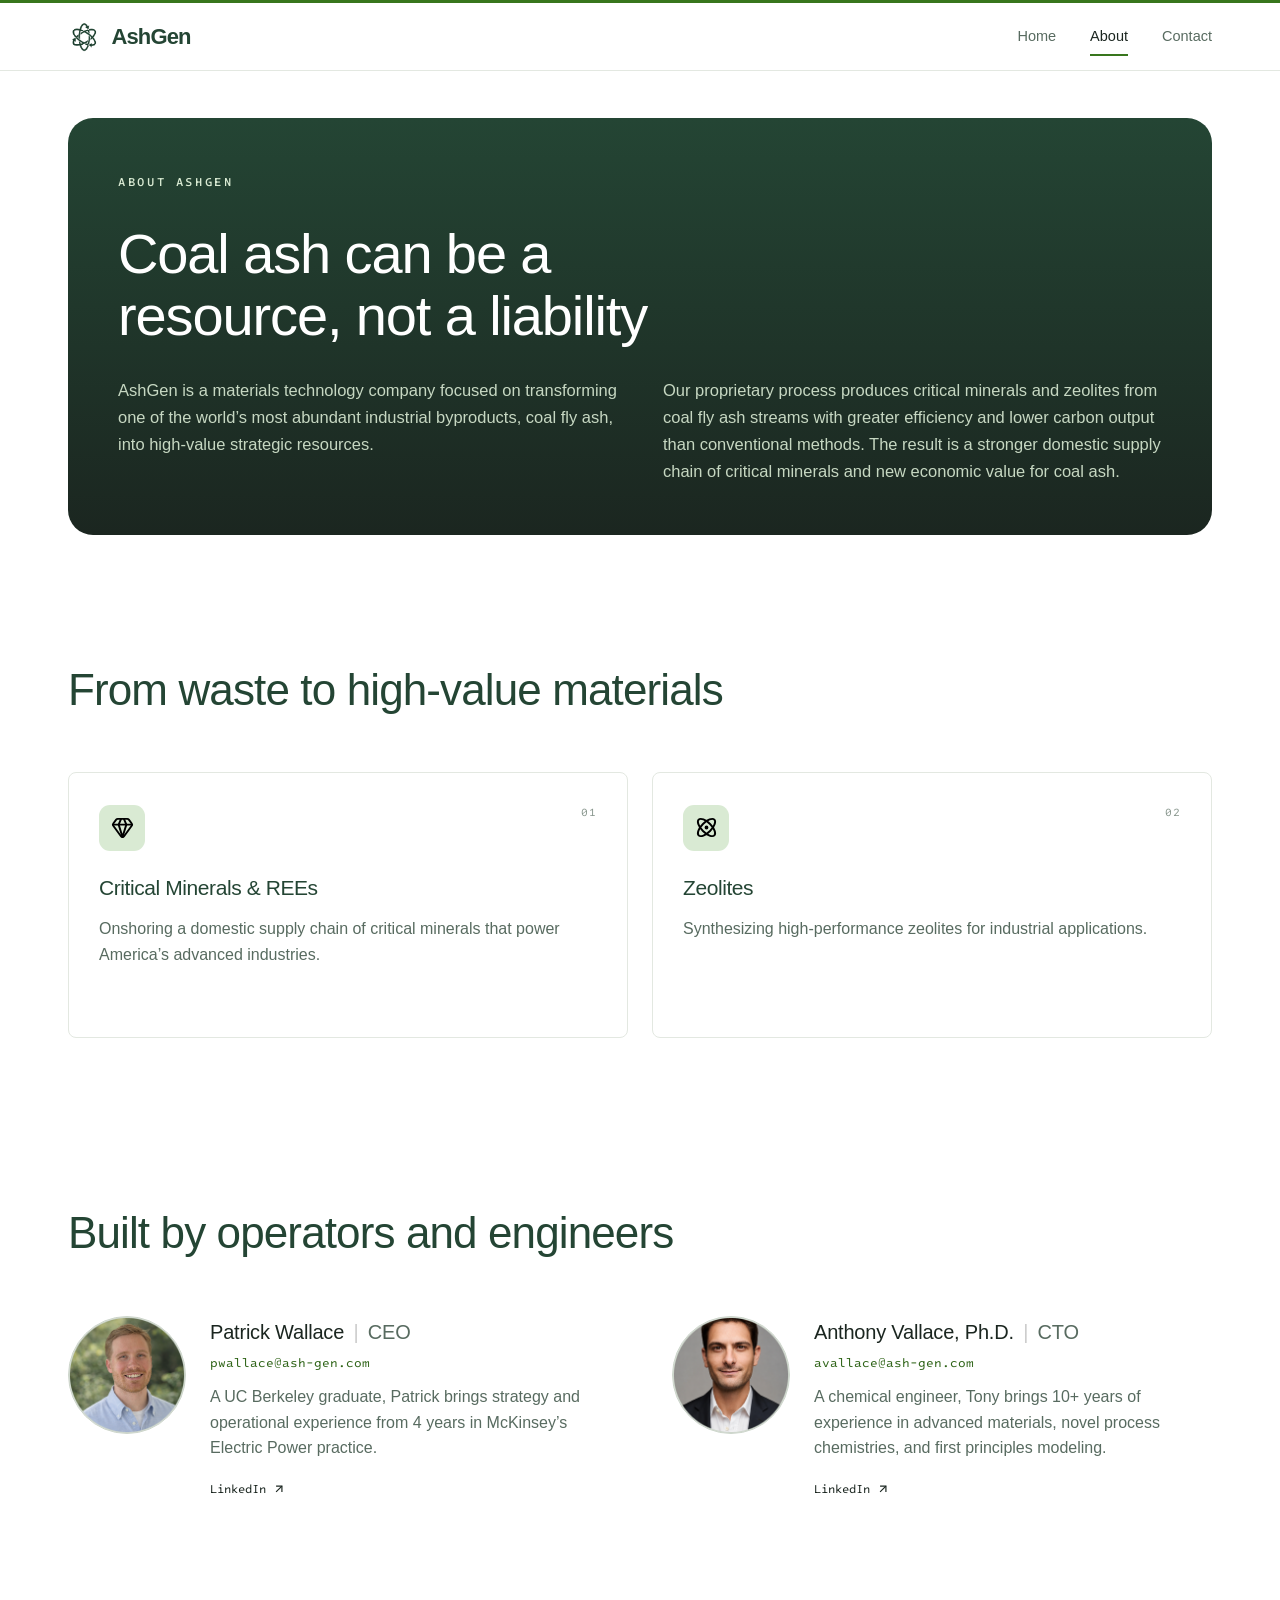
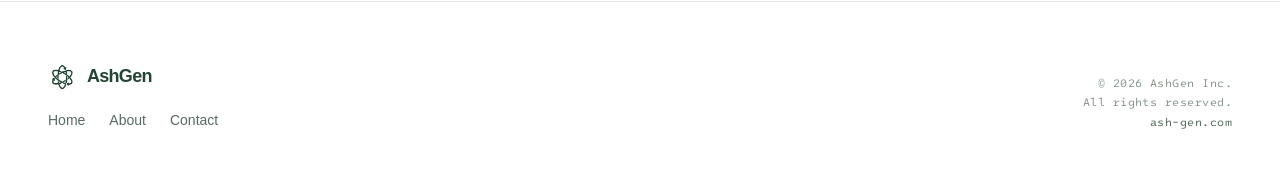
<file: about.html>
<!DOCTYPE html>
<html lang="en">
<head>
  <meta charset="UTF-8" />
  <meta name="viewport" content="width=device-width, initial-scale=1.0"/>
  <title>About — AshGen</title>
  <link rel="stylesheet" href="css/style.css" />
  <link href="https://fonts.googleapis.com/css2?family=Intel+One+Mono:wght@400;500&display=swap" rel="stylesheet" />
</head>
<body>

  <div class="topline"></div>

  <nav>
    <div class="nav-container">
      <a class="nav-logo" href="index.html">
        <img src="images/logo.png" alt="AshGen Logo" />
        AshGen
      </a>
      <div class="nav-links">
        <a href="index.html">Home</a>
        <a href="about.html" class="active">About</a>
        <a href="contact.html">Contact</a>
      </div>
    </div>
  </nav>

  <main>
    <section class="about-hero-section">
      <div class="about-hero-card">
        <span class="panel-tag color-pale">About AshGen</span>
        <h1>Coal ash can be a resource, not a liability</h1>
        
        <div class="about-hero-grid">
          <p class="hero-desc-p">AshGen is a materials technology company focused on transforming one of the world’s most abundant industrial byproducts, coal fly ash, into high-value strategic resources.</p>
          <p class="hero-desc-p">Our proprietary process produces critical minerals and zeolites from coal fly ash streams with greater efficiency and lower carbon output than conventional methods. The result is a stronger domestic supply chain of critical minerals and new economic value for coal ash.</p>
        </div>
      </div>
    </section>

    <section class="value-section">
      <div class="value-container" style="padding: 0;">
        <h2>From waste to high-value materials</h2>
        <div class="value-grid">
          
          <div class="value-card">
            <span class="card-num">01</span>
            <div class="icon-wrap">
              <img src="images/gem.svg" alt="Gem Icon" style="width: 23px; height: 23px;">
            </div>
            <h3>Critical Minerals & REEs</h3>
            <p>Onshoring a domestic supply chain of critical minerals that power America’s advanced industries.</p>
          </div>

          <div class="value-card">
            <span class="card-num">02</span>
            <div class="icon-wrap">
              <img src="images/atom.svg" alt="Atom Icon" style="width: 23px; height: 23px;">
            </div>
            <h3>Zeolites</h3>
            <p>Synthesizing high-performance zeolites for industrial applications.</p>
          </div>

        </div>
      </div>
    </section>

<section class="team-section">
      <h2>Built by operators and engineers</h2>
      <div class="team-container">
        
        <div class="team-card">
          <div class="team-pfp img-patrick"></div>
          <div class="team-info">
            <h3>Patrick Wallace <span class="title-separator">|</span> <span class="role-text">CEO</span></h3>
            <a href="mailto:pwallace@ash-gen.com" class="team-email">pwallace@ash-gen.com</a>
            <p>A UC Berkeley graduate, Patrick brings strategy and operational experience from 4 years in McKinsey’s Electric Power practice.</p>
            <a href="https://www.linkedin.com/in/patrickwallace21" target="_blank" rel="noopener noreferrer" class="linkedin-link">
              <span>LinkedIn</span>
              <svg width="14" height="14" viewBox="0 0 24 24" fill="none" stroke="currentColor" stroke-width="2"><line x1="7" y1="17" x2="17" y2="7"></line><polyline points="7 7 17 7 17 17"></polyline></svg>
            </a>
          </div>
        </div>

        <div class="team-card">
          <div class="team-pfp img-anthony"></div>
          <div class="team-info">
            <h3>Anthony Vallace, Ph.D. <span class="title-separator">|</span> <span class="role-text">CTO</span></h3>
            <a href="mailto:avallace@ash-gen.com" class="team-email">avallace@ash-gen.com</a>
            <p>A chemical engineer, Tony brings 10+ years of experience in advanced materials, novel process chemistries, and first principles modeling.</p>
            <a href="https://www.linkedin.com/in/anthony-vallace/" target="_blank" rel="noopener noreferrer" class="linkedin-link">
              <span>LinkedIn</span>
              <svg width="14" height="14" viewBox="0 0 24 24" fill="none" stroke="currentColor" stroke-width="2"><line x1="7" y1="17" x2="17" y2="7"></line><polyline points="7 7 17 7 17 17"></polyline></svg>
            </a>
          </div>
        </div>

      </div>
    </section>
  </main>

  <footer>
    <div class="footer-wrap">
      <div class="foot-left">
        <div class="foot-brand">
          <img src="images/logo.png" alt="AshGen Logo" />
          <span>AshGen</span>
        </div>
        <div class="foot-links">
          <a href="index.html">Home</a>
          <a href="about.html">About</a>
          <a href="contact.html">Contact</a>
        </div>
      </div>
      <div class="foot-right">
        <p>&copy; 2026 AshGen Inc.<br>All rights reserved.<br><span class="footer-domain">ash-gen.com</span></p>
      </div>
    </div>
  </footer>

</body>
</html>
</file>
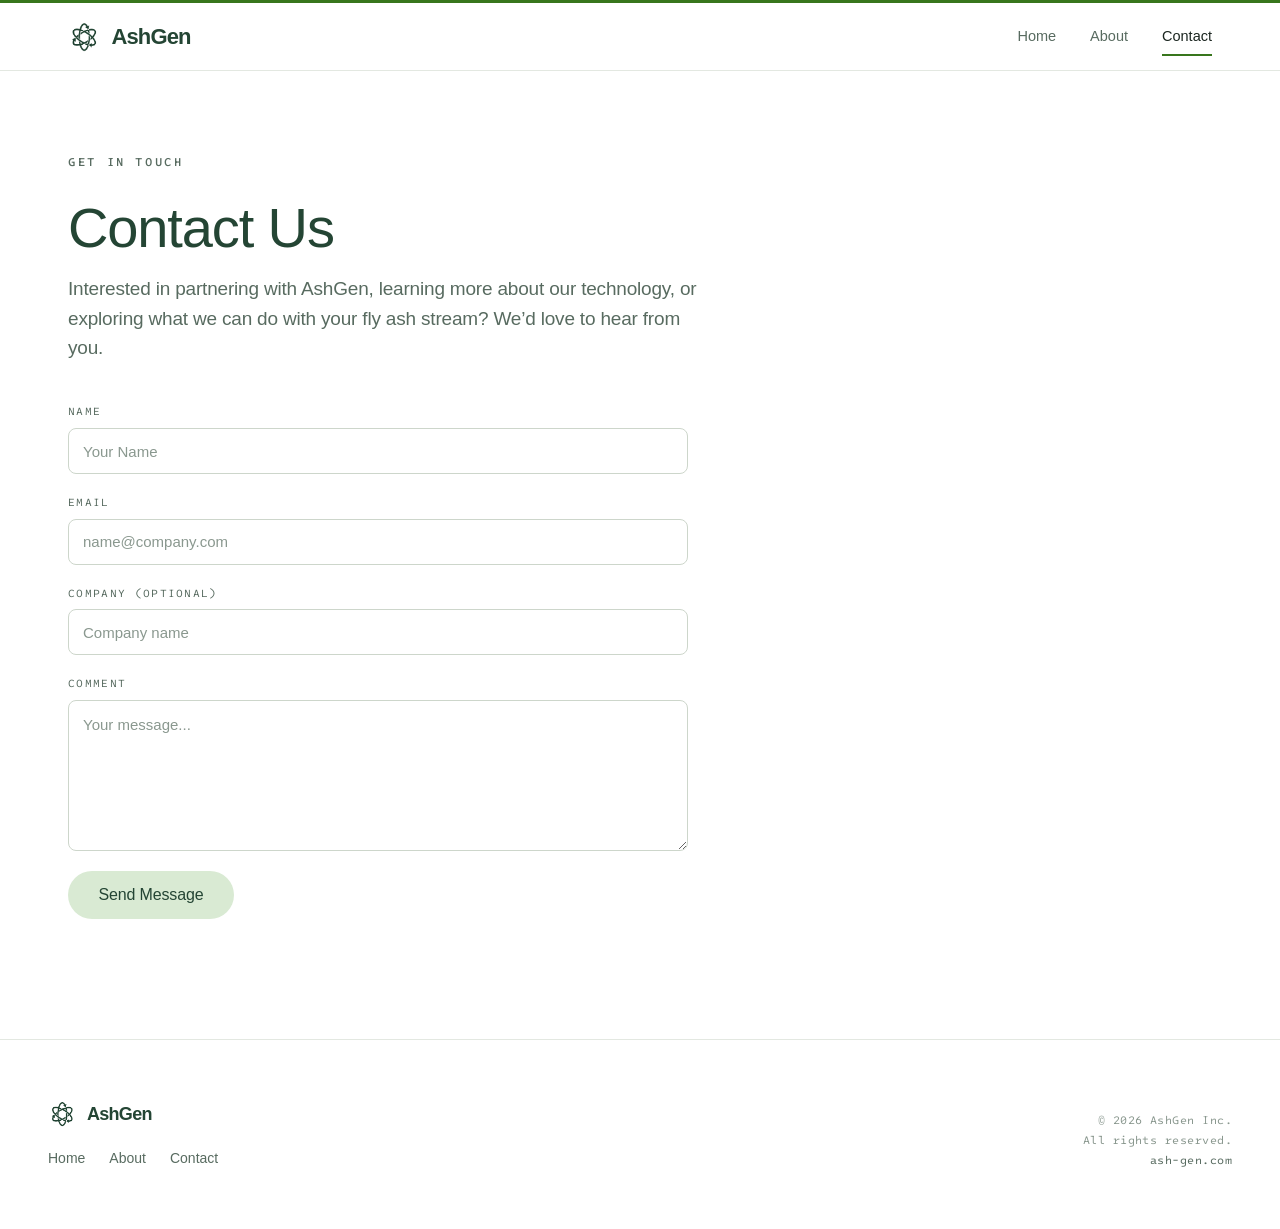
<file: contact.html>
<!DOCTYPE html>
<html lang="en">
<head>
  <meta charset="UTF-8" />
  <meta name="viewport" content="width=device-width, initial-scale=1.0"/>
  <title>Contact — AshGen</title>
  <link rel="stylesheet" href="css/style.css" />
  <link href="https://fonts.googleapis.com/css2?family=Intel+One+Mono:wght@400;500&display=swap" rel="stylesheet" />
</head>
<body>

  <div class="topline"></div>

  <nav>
    <div class="nav-container">
      <a class="nav-logo" href="index.html">
        <img src="images/logo.png" alt="AshGen Logo" />
        AshGen
      </a>
      <div class="nav-links">
        <a href="index.html">Home</a>
        <a href="about.html">About</a>
        <a href="contact.html" class="active">Contact</a>
      </div>
    </div>
  </nav>

  <main>
    <section class="contact-page-section">
      <div class="contact-page-container">
        
        <div class="contact-header">
          <span class="panel-tag">Get in Touch</span>
          <h1>Contact Us</h1>
          <p class="contact-lede">Interested in partnering with AshGen, learning more about our technology, or exploring what we can do with your fly ash stream? We’d love to hear from you.</p>
        </div>

        <form class="contact-page-form" action="https://formspree.io/f/mzdjbeyo" method="POST">
          
          <div class="form-group">
            <label for="name">Name</label>
            <input type="text" id="name" name="name" class="form-ctrl" placeholder="Your Name" required />
          </div>

          <div class="form-group">
            <label for="email">Email</label>
            <input type="email" id="email" name="email" class="form-ctrl" placeholder="name@company.com" required />
          </div>

          <div class="form-group">
            <label for="company">Company (optional)</label>
            <input type="text" id="company" name="company" class="form-ctrl" placeholder="Company name" />
          </div>

          <div class="form-group">
            <label for="message">Comment</label>
            <textarea id="message" name="message" class="form-ctrl form-textarea" placeholder="Your message..." required></textarea>
          </div>

          <div class="form-submit-row">
            <button type="submit" class="btn-pill btn-submit">Send Message</button>
          </div>

        </form>

      </div>
    </section>
  </main>

  <footer>
    <div class="footer-wrap">
      <div class="foot-left">
        <div class="foot-brand">
          <img src="images/logo.png" alt="AshGen Logo" />
          <span>AshGen</span>
        </div>
        <div class="foot-links">
          <a href="index.html">Home</a>
          <a href="about.html">About</a>
          <a href="contact.html">Contact</a>
        </div>
      </div>
      <div class="foot-right">
        <p>&copy; 2026 AshGen Inc.<br>All rights reserved.<br><span class="footer-domain">ash-gen.com</span></p>
      </div>
    </div>
  </footer>

</body>
</html>
</file>
<file: css/style.css>
/* Color Palette and Asset Tokens */
:root {
  --white: #FFFFFF;
  --forest-green: #38761D;
  --everglade: #244534;
  --heavy-metal: #1B2620;
  --corduroy: #586B60;
  --chartreuse: #D9EAD3;
  --gray-nurse: #E3E8E1;
  --tasman: #CDD6CB;
  --mantle: #8A988F;
}

* {
  margin: 0;
  padding: 0;
  box-sizing: border-box;
}

body {
  font-family: -apple-system, BlinkMacSystemFont, "Segoe UI", Roboto, "Helvetica Neue", Arial, sans-serif;
  color: var(--heavy-metal);
  background-color: var(--white);
  line-height: 1.6;
  overflow-x: hidden;
}

/* Figma Top green line */
.topline {
  height: 3px;
  width: 100%;
  background: var(--forest-green);
  position: fixed;
  top: 0;
  left: 0;
  z-index: 101;
}

/* Navigation Framework */
nav {
  position: sticky;
  top: 3px;
  background: rgba(255, 255, 255, 0.85);
  backdrop-filter: blur(8px);
  -webkit-backdrop-filter: blur(8px);
  border-bottom: 1px solid var(--gray-nurse);
  z-index: 100;
  width: 100%;
}

.nav-container {
  max-width: 1240px;
  margin: 0 auto;
  padding: 16px 48px;
  display: flex;
  justify-content: space-between;
  align-items: center;
}

.nav-logo {
  display: flex;
  align-items: center;
  gap: 10px;
  font-weight: 700;
  font-size: 22px;
  color: var(--everglade);
  text-decoration: none;
  letter-spacing: -0.88px;
}

.nav-logo img {
  height: 30px;
  width: auto;
}

.nav-links {
  display: flex;
  gap: 34px;
}

.nav-links a {
  text-decoration: none;
  font-size: 14.5px;
  font-weight: 400;
  color: var(--corduroy);
  padding: 6px 0;
  position: relative;
  transition: color 0.2s;
}

.nav-links a:hover,
.nav-links a.active {
  color: var(--heavy-metal);
}

.nav-links a.active::after {
  content: '';
  position: absolute;
  height: 2px;
  left: 0;
  right: 0;
  bottom: -2px;
  background: var(--forest-green);
}

/* Hero Section */
.hero-bleed {
  width: 100%;
  background: url('../images/hero-bg.png') no-repeat center center/cover;
  background-color: #f0f4f0; /* Fallback fallback background color */
  min-height: 700px;
  display: flex;
  align-items: center;
  padding: 60px 24px;
}

.hero-container {
  max-width: 1240px;
  width: 100%;
  margin: 0 auto;
  padding: 0 24px;
}

.hero-panel {
  background: rgba(255, 255, 255, 0.93);
  border: 1px solid var(--tasman);
  backdrop-filter: blur(4px);
  border-radius: 4px;
  max-width: 620px;
  padding: 40px;
  box-shadow: 0px 1px 0px rgba(22, 22, 26, 0.04), 0px 30px 60px -30px rgba(22, 38, 28, 0.28);
}

.panel-tag {
  font-family: 'Intel One Mono', monospace;
  font-size: 12px;
  font-weight: 500;
  text-transform: uppercase;
  color: var(--corduroy);
  letter-spacing: 2.64px;
  display: inline-block;
  margin-bottom: 16px;
}

.hero-panel h1 {
  font-size: 46px;
  font-weight: 300;
  line-height: 1.15;
  color: var(--everglade);
  letter-spacing: -1.04px;
  margin-bottom: 20px;
}

.hero-panel p {
  font-size: 17px;
  line-height: 1.55;
  color: var(--corduroy);
  letter-spacing: -0.17px;
  margin-bottom: 30px;
}

/* Buttons */
.btn-pill {
  display: inline-block;
  padding: 15px 28px;
  background-color: var(--chartreuse);
  color: var(--everglade);
  text-decoration: none;
  border-radius: 999px;
  font-size: 16px;
  font-weight: 500;
  letter-spacing: -0.16px;
  transition: opacity 0.2s ease, transform 0.2s ease;
}

.btn-pill:hover {
  opacity: 0.9;
  transform: translateY(-1px);
}

/* Data Points Section */
.data-points {
  background: var(--chartreuse);
  border-top: 1px solid var(--gray-nurse);
  border-radius: 0px 0px 25px 25px;
  padding: 60px 48px;
  width: 100%;
}

.data-container {
  max-width: 1240px;
  margin: 0 auto;
  display: grid;
  grid-template-columns: repeat(3, 1fr); /* Changed from 1xl to 1fr */
  gap: 40px;
}

.stat-box {
  display: flex;
  flex-direction: column;
}

.stat-num {
  font-size: 74px;
  font-weight: 300;
  line-height: 1;
  color: var(--everglade);
  letter-spacing: -2.22px;
  margin-bottom: 12px;
}

.stat-label {
  font-size: 15px;
  line-height: 1.45;
  color: var(--corduroy);
  max-width: 210px;
}

/* Value Section */
.value-section {
  padding: 100px 48px;
  max-width: 1240px;
  margin: 0 auto;
  width: 100%;
}

.value-container h2 {
  font-size: 44px;
  font-weight: 300;
  color: var(--everglade);
  letter-spacing: -0.88px;
  margin-bottom: 46px;
}

.value-grid {
  display: grid;
  grid-template-columns: repeat(auto-fit, minmax(300px, 1fr));
  gap: 24px;
}

.value-card {
  background: var(--white);
  border: 1px solid var(--gray-nurse);
  border-radius: 8px;
  padding: 32px 30px;
  position: relative;
  min-height: 266px;
}

.card-num {
  position: absolute;
  top: 30px;
  right: 30px;
  font-family: 'Intel One Mono', monospace;
  font-size: 11px;
  color: var(--mantle);
  letter-spacing: 1.1px;
}

.icon-wrap {
  width: 46px;
  height: 46px;
  background: var(--chartreuse);
  border-radius: 11px;
  display: flex;
  align-items: center;
  justify-content: center;
  margin-bottom: 20px;
}

.value-card h3 {
  font-size: 21px;
  font-weight: 500;
  color: var(--everglade);
  letter-spacing: -0.42px;
  margin-bottom: 12px;
}

.value-card p {
  font-size: 16px;
  line-height: 1.6;
  color: var(--corduroy);
}

/* Process Section */
.process-section {
  padding: 20px 48px 60px 48px;
  max-width: 1240px;
  margin: 0 auto;
  width: 100%;
}

.process-card {
  background: linear-gradient(90deg, var(--everglade) 0%, var(--heavy-metal) 100%);
  border-radius: 25px;
  padding: 50px;
}

.process-card h2 {
  font-size: 44px;
  font-weight: 300;
  color: var(--white);
  letter-spacing: -0.88px;
  margin-bottom: 50px;
}

.stepper-timeline {
  display: flex;
  justify-content: space-between;
  position: relative;
  gap: 20px;
}

/* Horizontal line spanning steps */
.stepper-timeline::before {
  content: '';
  position: absolute;
  height: 1px;
  left: 10px;
  right: 10px;
  top: 20px;
  background: var(--tasman);
  z-index: 1;
}

.step {
  display: flex;
  flex-direction: column;
  position: relative;
  z-index: 2;
  flex: 1;
}

.step-node {
  width: 40px;
  height: 40px;
  background: var(--white);
  border: 1px solid var(--tasman);
  border-radius: 50%;
  display: flex;
  align-items: center;
  justify-content: center;
  font-family: 'Intel One Mono', monospace;
  font-size: 13px;
  color: var(--corduroy);
  margin-bottom: 16px;
}

.step-stage {
  font-family: 'Intel One Mono', monospace;
  font-size: 11px;
  color: var(--chartreuse);
  letter-spacing: 1.32px;
  margin-bottom: 4px;
}

.step-name {
  font-size: 16px;
  color: var(--white);
  line-height: 1.25;
}

/* Contact CTA Section */
.contact-cta {
  padding: 40px 48px 80px;
  max-width: 1240px;
  margin: 0 auto;
  width: 100%;
}

.cta-inner {
  background: var(--everglade);
  border-radius: 25px;
  padding: 60px 50px;
  display: flex;
  justify-content: space-between;
  align-items: center;
  overflow: hidden;
  position: relative;
}

.cta-content {
  max-width: 530px;
  position: relative;
  z-index: 2;
}

.cta-content h2 {
  font-size: 44px;
  font-weight: 300;
  color: var(--white);
  line-height: 1.05;
  letter-spacing: -0.88px;
  margin-bottom: 14px;
}

.cta-content p {
  font-size: 17px;
  line-height: 1.5;
  color: var(--chartreuse);
  margin-bottom: 30px;
}

.cta-graphic {
  position: absolute;
  right: -20px;
  bottom: -40px;
  width: 400px;
  height: 400px;
  z-index: 1;
  pointer-events: none;
}

.cta-graphic svg {
  width: 100%;
  height: 100%;
}

/* Footer Section */
footer {
  padding: 60px 48px;
  border-top: 1px solid var(--gray-nurse);
  background-color: var(--white);
  width: 100%;
}

.footer-wrap {
  max-width: 1240px;
  margin: 0 auto;
  display: flex;
  justify-content: space-between;
  align-items: flex-end;
}

.foot-left {
  display: flex;
  flex-direction: column;
  gap: 18px;
}

.foot-brand {
  display: flex;
  align-items: center;
  gap: 10px;
  font-weight: 700;
  font-size: 18px;
  color: var(--everglade);
  letter-spacing: -0.72px;
}

.foot-brand img {
  height: 26px;
  width: auto;
}

.foot-links {
  display: flex;
  gap: 24px;
}

.foot-links a {
  text-decoration: none;
  font-size: 14px;
  color: var(--corduroy);
  transition: color 0.2s;
}

.foot-links a:hover {
  color: var(--heavy-metal);
}

footer .foot-right p {
  font-family: 'Intel One Mono', monospace;
  font-size: 11.5px;
  line-height: 1.7;
  color: var(--mantle);
  text-align: right;
  letter-spacing: 0.46px;
}

.footer-domain {
  color: var(--corduroy);
}

/* Mobile Responsiveness Framework */
@media (max-width: 992px) {
  .stepper-timeline {
    flex-direction: column;
    gap: 30px;
    padding-left: 20px;
  }
  .stepper-timeline::before {
    left: 20px;
    top: 0;
    bottom: 0;
    width: 1px;
    height: 100%;
  }
  .step {
    flex-direction: row;
    align-items: flex-start;
    gap: 20px;
  }
  .step-node {
    margin-bottom: 0;
  }
  .cta-inner {
    flex-direction: column;
    align-items: flex-start;
    padding: 40px 30px;
  }
  .cta-graphic {
    position: relative;
    right: 0;
    bottom: 0;
    width: 250px;
    height: 250px;
    margin-top: 20px;
    align-self: flex-end;
  }
}

@media (max-width: 768px) {
  .nav-container {
    padding: 16px 24px;
  }
  .hero-panel h1 {
    font-size: 32px;
  }
  .data-container {
    grid-template-columns: 1fr;
    gap: 30px;
  }
  .value-section, .process-section, .contact-cta, footer {
    padding: 40px 24px;
  }
  .footer-wrap {
    flex-direction: column;
    align-items: flex-start;
    gap: 30px;
  }
  footer .foot-right p {
    text-align: left;
  }
}

/* About Page Specific Layout Styles */
.about-hero-section {
  padding: 50px 48px 20px;
  max-width: 1240px;
  margin: 0 auto;
  width: 100%;
}

.about-hero-card {
  background: linear-gradient(180deg, var(--everglade) 0%, var(--heavy-metal) 100%);
  border-radius: 25px;
  padding: 50px;
}

.color-pale {
  color: var(--chartreuse) !important;
}

.about-hero-card h1 {
  font-size: 56px;
  font-weight: 300;
  line-height: 1.1;
  color: var(--white);
  letter-spacing: -1.12px;
  margin: 16px 0 30px;
  max-width: 600px;
}

.about-hero-grid {
  display: grid;
  grid-template-columns: 1fr 1fr;
  gap: 46px;
}

.hero-desc-p {
  font-size: 16.5px;
  line-height: 1.65;
  color: var(--chartreuse);
  opacity: 0.9;
}

/* Team Component Styles */
.team-section {
  padding: 60px 48px 100px;
  max-width: 1240px;
  margin: 0 auto;
  width: 100%;
}

.team-section h2 {
  font-size: 44px;
  font-weight: 300;
  color: var(--everglade);
  letter-spacing: -0.88px;
  margin-bottom: 48px;
}

.team-container {
  display: flex;
  gap: 64px;
  flex-wrap: wrap;
}

.team-card {
  display: flex;
  gap: 24px;
  flex: 1;
  min-width: 450px;
}

.team-pfp {
  width: 118px;
  height: 118px;
  border: 1px solid var(--tasman);
  border-radius: 59px;
  flex-shrink: 0;
  background-size: cover;
  background-position: center;
}

/* Fallback color states until images are placed */
.img-patrick { background-image: url('../images/patrick.png'); background-color: #eee; }
.img-anthony { background-image: url('../images/anthony.png'); background-color: #eee; }

.team-info h3 {
  font-size: 20px;
  font-weight: 500;
  color: var(--heavy-metal);
  letter-spacing: -0.2px;
}

.title-separator {
  color: #ccc;
  font-weight: 300;
  margin: 0 4px;
}

.role-text {
  color: var(--corduroy);
  font-weight: 400;
}

.team-email {
  font-family: 'Intel One Mono', monospace;
  font-size: 12.5px;
  color: #2F6418;
  text-decoration: none;
  display: inline-block;
  margin: 4px 0 12px;
}

.team-email:hover {
  text-decoration: underline;
}

.team-info p {
  font-size: 16px;
  line-height: 1.6;
  color: var(--corduroy);
  margin-bottom: 14px;
  max-width: 380px;
}

.linkedin-link {
  display: inline-flex;
  align-items: center;
  gap: 6px;
  font-family: 'Intel One Mono', monospace;
  font-size: 12px;
  color: var(--heavy-metal);
  text-decoration: none;
  border-bottom: 1px solid transparent;
  padding-bottom: 2px;
}

.linkedin-link:hover {
  border-color: var(--heavy-metal);
}

/* Mobile responsive extensions for the About section layouts */
@media (max-width: 992px) {
  .about-hero-grid {
    grid-template-columns: 1fr;
    gap: 24px;
  }
  .about-hero-card h1 {
    font-size: 42px;
  }
  .team-card {
    min-width: 100%;
  }
}

@media (max-width: 576px) {
  .team-card {
    flex-direction: column;
    align-items: flex-start;
    gap: 16px;
  }
}

/* Contact Page Specific Layout Styles */
.contact-page-section {
  padding: 80px 48px 120px;
  max-width: 1240px;
  margin: 0 auto;
  width: 100%;
}

.contact-page-container {
  max-width: 634px; /* Matches the designer's maximum width constraint */
  width: 100%;
}

.contact-header {
  margin-bottom: 40px;
}

.contact-header h1 {
  font-size: 56px;
  font-weight: 300;
  line-height: 1.05;
  color: var(--everglade);
  letter-spacing: -1.12px;
  margin: 12px 0 16px;
}

.contact-lede {
  font-size: 19px;
  font-weight: 500;
  line-height: 1.55;
  color: var(--corduroy);
  letter-spacing: -0.19px;
}

/* Contact Form Components */
.contact-page-form {
  display: flex;
  flex-direction: column;
  gap: 19px;
  width: 100%;
  max-width: 620px;
}

.form-group {
  display: flex;
  flex-direction: column;
  gap: 8px;
  width: 100%;
}

.form-group label {
  font-family: 'Intel One Mono', monospace;
  font-size: 11px;
  font-weight: 400;
  text-transform: uppercase;
  color: var(--corduroy);
  letter-spacing: 1.32px;
}

.form-ctrl {
  width: 100%;
  height: 46px;
  background: var(--white);
  border: 1px solid var(--tasman);
  border-radius: 8px;
  padding: 13px 14px;
  font-family: -apple-system, BlinkMacSystemFont, "Segoe UI", Roboto, sans-serif;
  font-size: 15px;
  color: var(--heavy-metal);
  transition: border-color 0.2s ease, box-shadow 0.2s ease;
}

.form-ctrl::placeholder {
  color: var(--mantle);
}

.form-ctrl:focus {
  outline: none;
  border-color: var(--forest-green);
  box-shadow: 0 0 0 3px rgba(56, 118, 29, 0.1);
}

.form-textarea {
  height: 151px;
  min-height: 150px;
  resize: vertical;
  line-height: 1.5;
}

.form-submit-row {
  margin-top: 1px;
  display: flex;
  justify-content: flex-start;
}

.btn-submit {
  border: none;
  cursor: pointer;
  width: auto;
  min-width: 166px;
  text-align: center;
}

/* Mobile Responsive Extension Rules */
@media (max-width: 768px) {
  .contact-page-section {
    padding: 40px 24px 80px;
  }
  
  .contact-header h1 {
    font-size: 42px;
  }

  .contact-lede {
    font-size: 17px;
    line-height: 1.45;
  }
  
  .btn-submit {
    width: 100%; /* Spans full screen width cleanly on small devices */
  }
}
</file>
